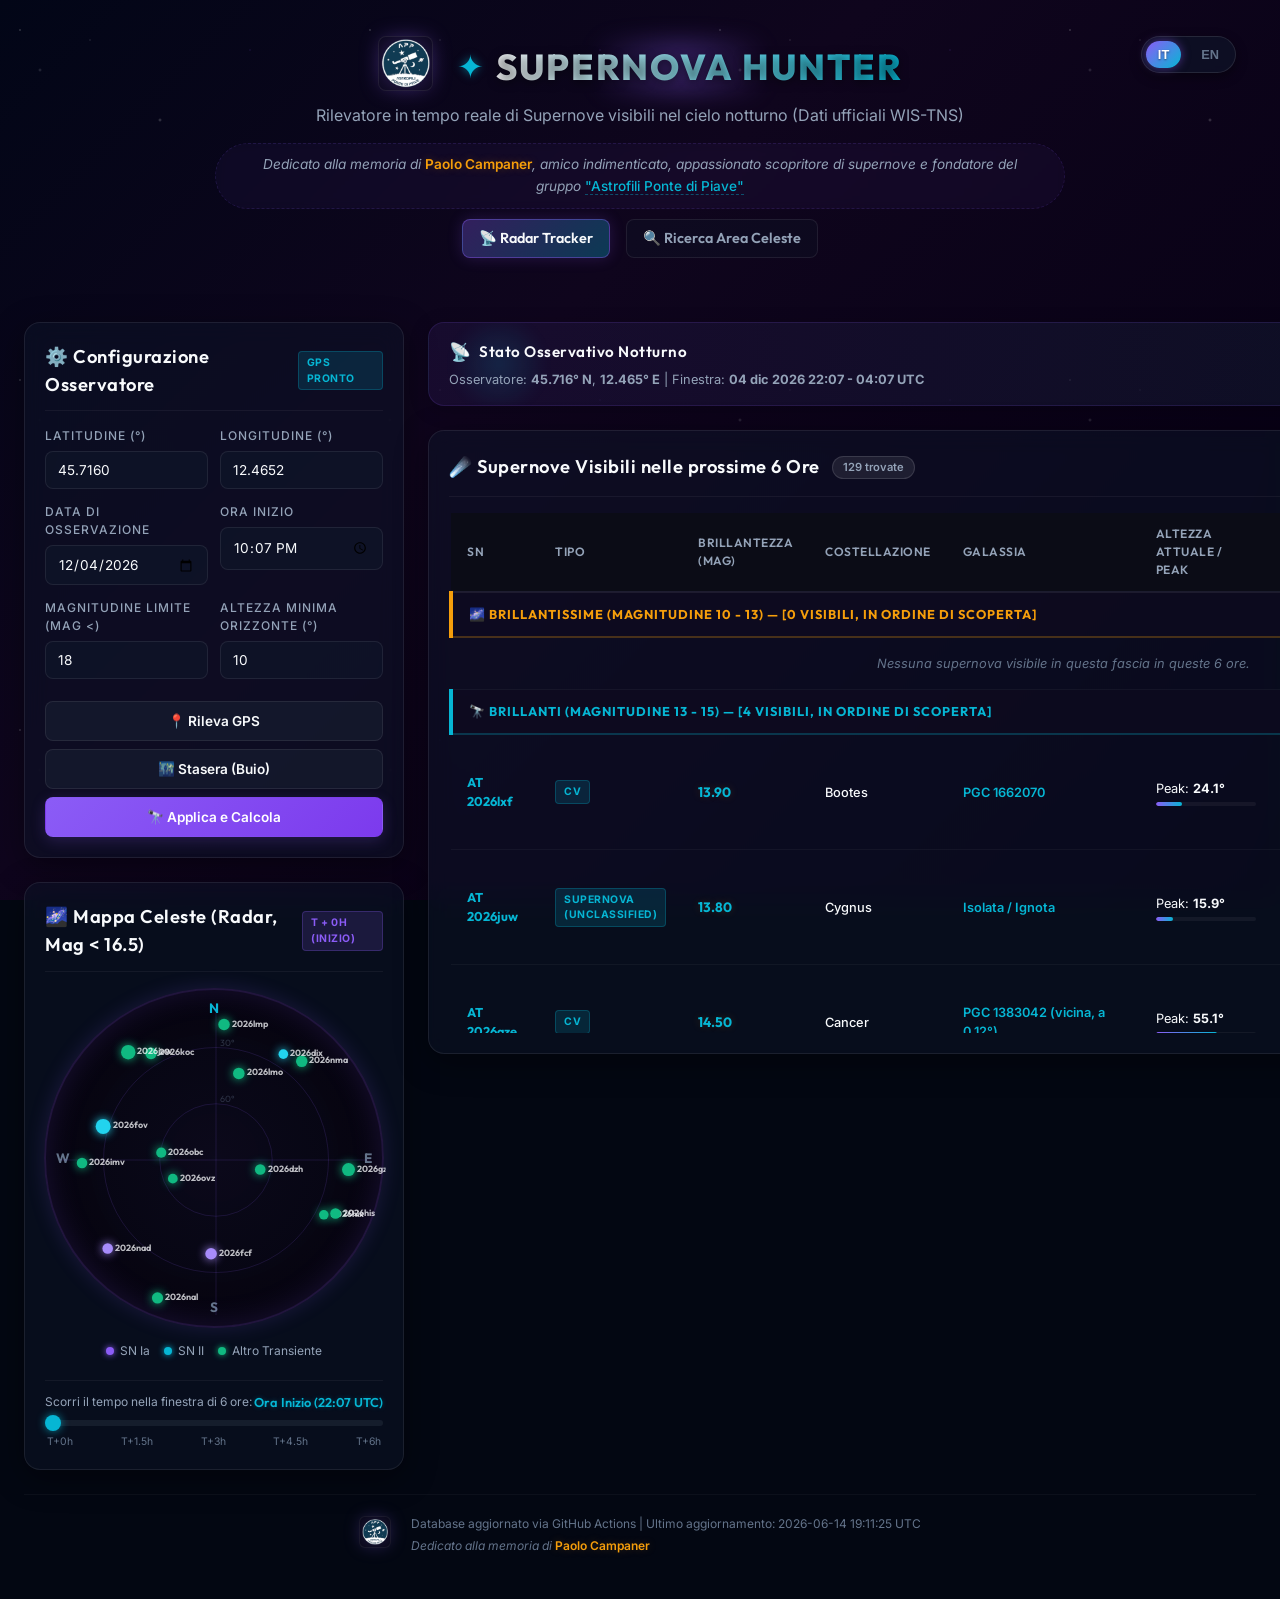
<file: index.html>
<!DOCTYPE html>
<html lang="it">
<head>
    <meta charset="UTF-8">
    <meta name="viewport" content="width=device-width, initial-scale=1.0">
    <title>Supernova Hunter - Real-time Sky Visibility Tracker</title>
    
    <!-- Google Fonts -->
    <link rel="preconnect" href="https://fonts.googleapis.com">
    <link rel="preconnect" href="https://fonts.gstatic.com" crossorigin>
    <link href="https://fonts.googleapis.com/css2?family=Inter:wght@300;400;500;600;700&family=Outfit:wght@300;400;500;600;700;800&display=swap" rel="stylesheet">
    
    <!-- Styling -->
    <link rel="stylesheet" href="style.css">
</head>
<body>
    <div class="cosmos-bg"></div>
    <div class="stars-overlay"></div>

    <div class="app-container">
        <!-- Header -->
        <header class="app-header">
            <div class="header-logo-container">
                <a href="https://www.astrofilipontedipiave.it" target="_blank" class="brand-logo-link">
                    <img src="LogoAstrofili.png" alt="Logo Astrofili Ponte di Piave" class="brand-logo-img">
                </a>
                <div class="header-logo">
                    <div class="logo-glow"></div>
                    <span class="logo-icon">✦</span>
                    <h1>SUPERNOVA HUNTER</h1>
                </div>
            </div>
            <p class="header-subtitle" data-i18n="header-subtitle-radar">Rilevatore in tempo reale di Supernove visibili nel cielo notturno (Dati ufficiali WIS-TNS)</p>
            <div class="header-dedication" data-i18n="header-dedication">
                Dedicato alla memoria di <strong class="dedication-highlight">Paolo Campaner</strong>, amico indimenticato, appassionato scopritore di supernove e fondatore del gruppo <a href="https://www.astrofilipontedipiave.it" target="_blank" class="dedication-link">"Astrofili Ponte di Piave"</a>
            </div>
            <!-- Navigation Menu -->
            <nav class="nav-menu">
                <a href="index.html" class="nav-item active" data-i18n="menu-radar">
                    <span>📡</span> Radar Tracker
                </a>
                <a href="search.html" class="nav-item" id="navToSearch" data-i18n="menu-search">
                    <span>🔍</span> Ricerca Area Celeste
                </a>
            </nav>
        </header>

        <!-- Main Layout Grid -->
        <main class="app-grid">
            
            <!-- Left Column: Controls & Celestial Radar -->
            <section class="grid-left">
                
                <!-- Configuration Palette (Pannello Configurazione) -->
                <div class="card glass-card config-panel" id="configPanel">
                    <div class="card-header">
                        <h2 data-i18n="config-title">⚙️ Configurazione Osservatore</h2>
                        <span class="badge badge-info" id="gpsStatus" data-i18n="gps-status-ready">GPS Pronto</span>
                    </div>
                    <form id="configForm" class="config-form">
                        <div class="form-row">
                            <div class="form-group">
                                <label for="lat" data-i18n="label-lat">Latitudine (°)</label>
                                <input type="number" id="lat" step="0.0001" min="-90" max="90" required placeholder="es. 45.464">
                            </div>
                            <div class="form-group">
                                <label for="lon" data-i18n="label-lon">Longitudine (°)</label>
                                <input type="number" id="lon" step="0.0001" min="-180" max="180" required placeholder="es. 9.189">
                            </div>
                        </div>
                        <div class="form-row">
                            <div class="form-group">
                                <label for="obsDate" data-i18n="label-date">Data di Osservazione</label>
                                <input type="date" id="obsDate" required>
                            </div>
                            <div class="form-group">
                                <label for="obsTime" data-i18n="label-time">Ora Inizio</label>
                                <input type="time" id="obsTime" required>
                            </div>
                        </div>
                        <div class="form-row">
                            <div class="form-group">
                                <label for="maxMag" data-i18n="label-mag">Magnitudine Limite (Mag <)</label>
                                <input type="number" id="maxMag" step="0.1" min="1" max="25" value="18" required>
                            </div>
                            <div class="form-group">
                                <label for="minAlt" data-i18n="label-alt">Altezza Minima Orizzonte (°)</label>
                                <input type="number" id="minAlt" step="1" min="0" max="90" value="10" required>
                            </div>
                        </div>
                        <div class="form-buttons">
                            <button type="button" id="btnGps" class="btn btn-secondary" data-i18n="btn-gps">
                                📍 Rileva GPS
                            </button>
                            <button type="button" id="btnTonight" class="btn btn-secondary" data-i18n="btn-tonight">
                                🌃 Stasera (Buio)
                            </button>
                            <button type="submit" id="btnApply" class="btn btn-primary" data-i18n="btn-apply">
                                🔭 Applica e Calcola
                            </button>
                        </div>
                    </form>
                </div>

                <!-- Celestial Sky Map (Radar Celeste) -->
                <div class="card glass-card radar-card">
                    <div class="card-header">
                        <h2 data-i18n="radar-title">🌌 Mappa Celeste (Radar, Mag &lt; 16.5)</h2>
                        <span class="badge badge-purple" id="radarTimeLabel">T + 0h (Inizio)</span>
                    </div>
                    <div class="radar-container">
                        <div class="radar-compass">
                            <span class="compass-label north">N</span>
                            <span class="compass-label east">E</span>
                            <span class="compass-label south">S</span>
                            <span class="compass-label west">W</span>
                            <canvas id="skyRadar" width="340" height="340"></canvas>
                        </div>
                        
                        <!-- Radar Legend -->
                        <div class="radar-legend">
                            <div class="legend-item"><span class="dot sn-type-ia"></span> SN Ia</div>
                            <div class="legend-item"><span class="dot sn-type-ii"></span> SN II</div>
                            <div class="legend-item"><span class="dot sn-type-other"></span> Altro Transiente</div>
                        </div>
                    </div>
                    
                    <!-- Time Scrubbing Slider -->
                    <div class="time-scrubber">
                        <div class="slider-header">
                            <label for="timeSlider" data-i18n="scrubber-label">Scorri il tempo nella finestra di 6 ore:</label>
                            <span id="sliderValue" class="slider-val">Ora Inizio (T + 0h)</span>
                        </div>
                        <input type="range" id="timeSlider" min="0" max="6" step="0.25" value="0">
                        <div class="slider-ticks">
                            <span>T+0h</span>
                            <span>T+1.5h</span>
                            <span>T+3h</span>
                            <span>T+4.5h</span>
                            <span>T+6h</span>
                        </div>
                    </div>
                </div>

            </section>
            
            <!-- Right Column: Results & Tables -->
            <section class="grid-right">
                
                <!-- Live Info Banner -->
                <div class="info-banner" id="infoBanner">
                    <div class="banner-glow"></div>
                    <div class="banner-content">
                        <div class="banner-title-group">
                            <span class="pulse-icon">📡</span>
                            <h3 data-i18n="banner-title">Stato Osservativo Notturno</h3>
                        </div>
                        <p id="obsSummaryText">Caricamento delle coordinate dell'osservatore in corso...</p>
                    </div>
                </div>

                <!-- Supernovae Results List -->
                <div class="card glass-card results-card">
                    <div class="card-header">
                        <div class="header-title-wrapper">
                            <h2 data-i18n="results-title">☄️ Supernove Visibili nelle prossime 6 Ore</h2>
                            <span class="count-badge" id="resultsCount">0 trovate</span>
                        </div>
                        <div class="search-box">
                            <input type="text" id="tableSearch" placeholder="Cerca per SN, costellazione, tipo..." data-i18n-placeholder="placeholder-table-search">
                        </div>
                    </div>
                    
                    <!-- Results Table Wrapper -->
                    <div class="table-wrapper">
                        <table class="supernovae-table" id="snTable">
                            <thead>
                                <tr>
                                    <th data-i18n="th-sn">SN</th>
                                    <th data-i18n="th-type">Tipo</th>
                                    <th data-i18n="th-mag">Brillantezza (Mag)</th>
                                    <th data-i18n="th-constellation">Costellazione</th>
                                    <th data-i18n="th-galaxy">Galassia</th>
                                    <th data-i18n="th-altitude">Altezza Attuale / Peak</th>
                                    <th data-i18n="th-direction">Direzione (Azimut)</th>
                                    <th data-i18n="th-phys-data">Dati Fisici (RA/Dec)</th>
                                    <th data-i18n="th-group">Scopritore</th>
                                    <th data-i18n="th-discovery">Scoperta</th>
                                </tr>
                            </thead>
                            <tbody id="snTableBody">
                                <!-- Dynamic Content -->
                                <tr>
                                    <td colspan="10" class="table-placeholder">
                                        <div class="loader"></div>
                                        <p data-i18n="placeholder-loading-catalog">Caricamento del catalogo in corso...</p>
                                    </td>
                                </tr>
                            </tbody>
                        </table>
                    </div>
                </div>

            </section>
            
        </main>
        
        <!-- Footer -->
        <footer class="app-footer-bar">
            <div class="footer-content">
                <a href="https://www.astrofilipontedipiave.it" target="_blank" class="footer-logo-link">
                    <img src="LogoAstrofili.png" alt="Logo Astrofili Ponte di Piave" class="footer-logo-img">
                </a>
                <div class="footer-text">
                    <p><span data-i18n="footer-updated">Database aggiornato via GitHub Actions | </span><span id="lastUpdateText">Ultimo aggiornamento: in caricamento...</span></p>
                    <p class="footer-dedication-text" data-i18n="footer-dedication">Dedicato alla memoria di <span class="dedication-highlight">Paolo Campaner</span></p>
                </div>
            </div>
        </footer>
    </div>

    <!-- Detailed Overlay Modal -->
    <div class="modal-overlay" id="detailModal">
        <div class="modal-content glass-card">
            <button class="modal-close" id="modalClose">×</button>
            <div class="modal-header">
                <h2 id="modalSnName">SN 2026xyz</h2>
                <span class="badge" id="modalSnType">SN Ia</span>
            </div>
            <div class="modal-body">
                <div class="modal-info-grid">
                    <div class="info-block">
                        <span class="label" data-i18n="th-constellation">Costellazione</span>
                        <span class="value" id="modalConstellation">Ursa Major</span>
                    </div>
                    <div class="info-block">
                        <span class="label" data-i18n="th-mag-search">Magnitudine Scoperta</span>
                        <span class="value" id="modalMag">16.5</span>
                    </div>
                    <div class="info-block">
                        <span class="label" data-i18n="modal-filter">Filtro Rilevazione</span>
                        <span class="value" id="modalFilter">Clear (g-ZTF)</span>
                    </div>
                    <div class="info-block">
                        <span class="label" data-i18n="modal-redshift">Redshift (z)</span>
                        <span class="value" id="modalRedshift">0.015</span>
                    </div>
                    <div class="info-block">
                        <span class="label" data-i18n="modal-ra">Ascensione Retta</span>
                        <span class="value" id="modalRa">12h 34m 56s (188.74°)</span>
                    </div>
                    <div class="info-block">
                        <span class="label" data-i18n="modal-dec">Declinazione</span>
                        <span class="value" id="modalDec">+16° 28' 14" (16.47°)</span>
                    </div>
                    <div class="info-block">
                        <span class="label" data-i18n="modal-group">Gruppo Scopritore</span>
                        <span class="value" id="modalGroup">ATLAS collaboration</span>
                    </div>
                    <div class="info-block">
                        <span class="label" data-i18n="modal-date">Data di Rilevazione</span>
                        <span class="value" id="modalDate">2026-05-18 09:31:51</span>
                    </div>
                </div>
                
                <!-- Visibility Timeline inside Modal -->
                <div class="modal-visibility-tracker">
                    <h3 data-i18n="modal-vis-window">📈 Finestra Visibilità (Prossime 6 Ore)</h3>
                    <div class="visibility-timeline" id="modalTimeline">
                        <!-- Populated by JS -->
                    </div>
                </div>
            </div>

            <div class="modal-footer">
                <a href="#" target="_blank" id="btnTnsLink" class="btn btn-primary" data-i18n="btn-tns">Apri scheda su WIS-TNS</a>
                <a href="#" target="_blank" id="btnAladinLink" class="btn btn-secondary" style="background: rgba(34, 211, 238, 0.2); border: 1px solid var(--neon-cyan); color: var(--neon-cyan); text-shadow: 0 0 5px var(--neon-cyan); font-weight: 600;">🌌 Aladin Lite</a>
                <button type="button" class="btn btn-secondary" id="btnModalClose" data-i18n="modal-btn-close">Chiudi</button>
            </div>
        </div>
    </div>

    <!-- Scripts -->
    <script src="i18n.js"></script>
    <script src="app.js"></script>
</body>
</html>
</file>
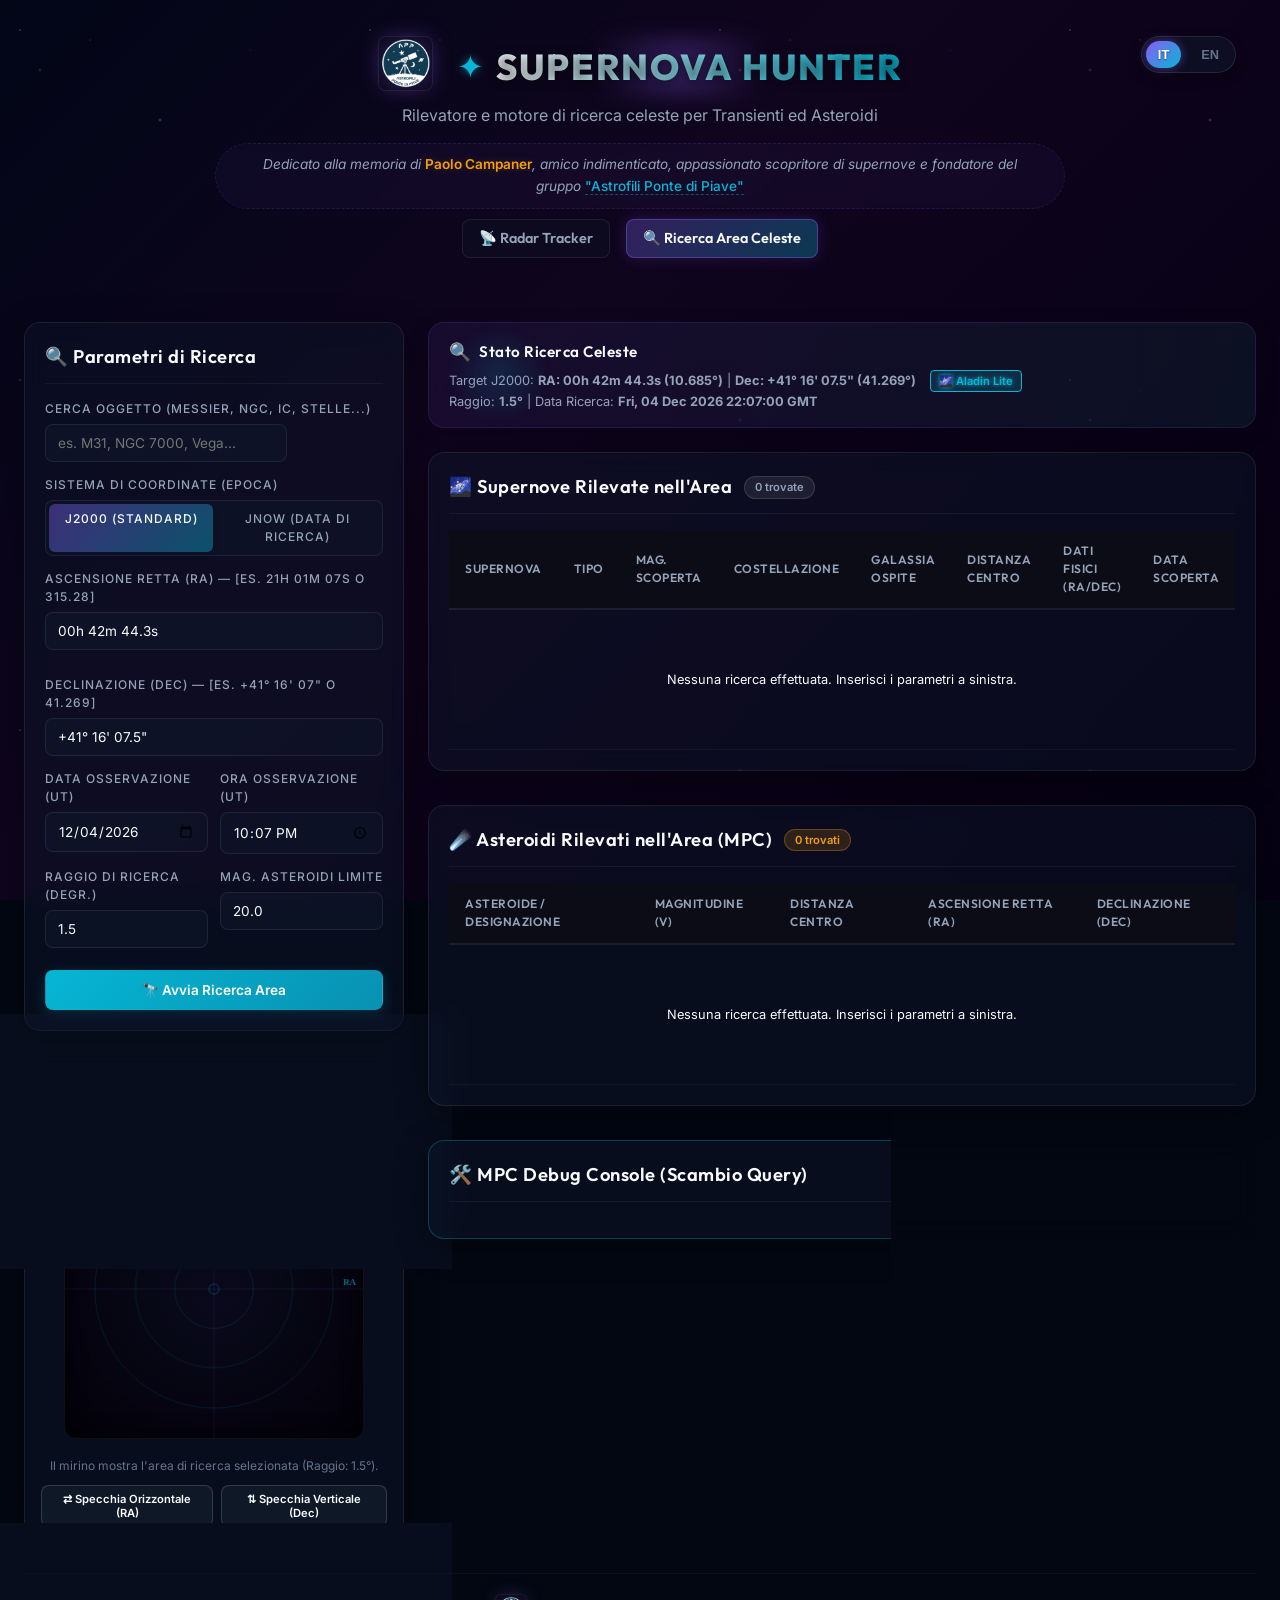
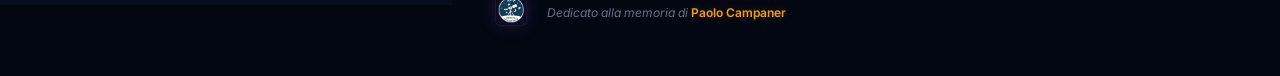
<file: search.html>
<!DOCTYPE html>
<html lang="it">
<head>
    <meta charset="UTF-8">
    <meta name="viewport" content="width=device-width, initial-scale=1.0">
    <title>Supernova & Asteroid Search - Celestial Area Lookup</title>
    
    <!-- Google Fonts -->
    <link rel="preconnect" href="https://fonts.googleapis.com">
    <link rel="preconnect" href="https://fonts.gstatic.com" crossorigin>
    <link href="https://fonts.googleapis.com/css2?family=Inter:wght@300;400;500;600;700&family=Outfit:wght@300;400;500;600;700;800&display=swap" rel="stylesheet">
    
    <!-- Styling -->
    <link rel="stylesheet" href="style.css">
</head>
<body>
    <div class="cosmos-bg"></div>
    <div class="stars-overlay"></div>

    <div class="app-container">
        <!-- Header -->
        <header class="app-header">
            <div class="header-logo-container">
                <a href="https://www.astrofilipontedipiave.it" target="_blank" class="brand-logo-link">
                    <img src="LogoAstrofili.png" alt="Logo Astrofili Ponte di Piave" class="brand-logo-img">
                </a>
                <div class="header-logo">
                    <div class="logo-glow"></div>
                    <span class="logo-icon">✦</span>
                    <h1>SUPERNOVA HUNTER</h1>
                </div>
            </div>
            <p class="header-subtitle" data-i18n="header-subtitle-search">Rilevatore e motore di ricerca celeste per Transienti ed Asteroidi</p>
            <div class="header-dedication" data-i18n="header-dedication">
                Dedicato alla memoria di <strong class="dedication-highlight">Paolo Campaner</strong>, amico indimenticato, appassionato scopritore di supernove e fondatore del gruppo <a href="https://www.astrofilipontedipiave.it" target="_blank" class="dedication-link">"Astrofili Ponte di Piave"</a>
            </div>
            
            <!-- Navigation Menu -->
            <nav class="nav-menu">
                <a href="index.html" class="nav-item" id="navToRadar" data-i18n="menu-radar">
                    <span>📡</span> Radar Tracker
                </a>
                <a href="search.html" class="nav-item active" data-i18n="menu-search">
                    <span>🔍</span> Ricerca Area Celeste
                </a>
            </nav>
        </header>

        <!-- Main Layout Grid -->
        <main class="app-grid">
            
            <!-- Left Column: Search Form & Target Visualizer -->
            <section class="grid-left">
                
                <!-- Target Configuration Card -->
                <div class="card glass-card">
                    <div class="card-header">
                        <h2 data-i18n="search-params-title">🔍 Parametri di Ricerca</h2>
                    </div>
                    
                    <form id="searchForm" class="config-form">
                        <!-- DSO Text Search -->
                        <div class="form-group">
                            <label for="dsoSearch" data-i18n="label-dso">Cerca Oggetto (Messier, NGC, IC, Stelle...)</label>
                            <div class="search-container">
                                <input type="text" id="dsoSearch" placeholder="es. M31, NGC 7000, Vega..." data-i18n-placeholder="placeholder-dso-search" autocomplete="off">
                                <div id="searchSuggestions" class="suggestions-list" style="display: none;"></div>
                            </div>
                        </div>
                        
                        <!-- Epoch Coordinate System Toggle -->
                        <div class="form-group">
                            <label data-i18n="label-epoch">Sistema di Coordinate (Epoca)</label>
                            <div class="radio-group-container">
                                <input type="radio" name="coordEpoch" id="epochJ2000" value="J2000" checked>
                                <label for="epochJ2000" class="radio-btn-label" data-i18n="label-epoch-j2000">J2000 (Standard)</label>
                                
                                <input type="radio" name="coordEpoch" id="epochJNow" value="JNow">
                                <label for="epochJNow" class="radio-btn-label" data-i18n="label-epoch-jnow">JNow (Data di Ricerca)</label>
                            </div>
                        </div>

                        <!-- RA and Dec Inputs -->
                        <div class="form-group">
                            <label for="inputRA" data-i18n="label-ra-search">Ascensione Retta (RA) — [es. 21h 01m 07s o 315.28]</label>
                            <input type="text" id="inputRA" required placeholder="es. 21h 01m 07s o 315.28">
                        </div>
                        <div class="form-group" style="margin-top: 12px;">
                            <label for="inputDec" data-i18n="label-dec-search">Declinazione (Dec) — [es. +41° 16' 07&quot; o 41.269]</label>
                            <input type="text" id="inputDec" required placeholder="es. +41° 16' 07&quot; o 41.269">
                        </div>

                        <!-- Date and Time of Observation (for Precession & MPC calculations) -->
                        <div class="form-row">
                            <div class="form-group">
                                <label for="searchDate" data-i18n="label-search-date">Data Osservazione (UT)</label>
                                <input type="date" id="searchDate" required>
                            </div>
                            <div class="form-group">
                                <label for="searchTime" data-i18n="label-search-time">Ora Osservazione (UT)</label>
                                <input type="time" id="searchTime" required>
                            </div>
                        </div>

                        <!-- Radius and Limiting Mag -->
                        <div class="form-row">
                            <div class="form-group">
                                <label for="searchRadius" data-i18n="label-search-radius">Raggio di Ricerca (degr.)</label>
                                <input type="number" id="searchRadius" step="0.1" min="0.1" max="5.0" value="1.5" required>
                            </div>
                            <div class="form-group">
                                <label for="limitMag" data-i18n="label-limit-mag">Mag. Asteroidi Limite</label>
                                <input type="number" id="limitMag" step="0.5" min="10" max="25" value="20.0" required>
                            </div>
                        </div>

                        <div class="form-buttons">
                            <button type="submit" class="btn btn-search" data-i18n="btn-search-area">
                                🔭 Avvia Ricerca Area
                            </button>
                        </div>
                    </form>
                </div>

                <!-- Coordinates Target Mini-Map Visualizer -->
                <div class="card glass-card coord-viz-card">
                    <div class="card-header" style="width: 100%;">
                        <h2 data-i18n="fov-title">🎯 Campo di Vista (FOV)</h2>
                    </div>
                    <div class="coord-canvas-container">
                        <canvas id="coordVisualizer" width="300" height="300"></canvas>
                    </div>
                    <div style="font-size: 0.75rem; color: var(--text-muted); text-align: center; margin-top: 8px;" data-i18n="fov-desc">
                        Il mirino mostra l'area di ricerca selezionata (Raggio: <span id="fovRadiusLabel">1.5</span>°).
                    </div>
                    <div class="mirror-controls" style="display: flex; justify-content: center; gap: 8px; margin-top: 10px; margin-bottom: 5px;">
                        <button type="button" id="btnFlipH" class="btn btn-secondary btn-sm" style="padding: 6px 12px; font-size: 0.7rem; border-color: rgba(255,255,255,0.15);" data-i18n="btn-flip-h">
                            ⇄ Specchia Orizzontale (RA)
                        </button>
                        <button type="button" id="btnFlipV" class="btn btn-secondary btn-sm" style="padding: 6px 12px; font-size: 0.7rem; border-color: rgba(255,255,255,0.15);" data-i18n="btn-flip-v">
                            ⇅ Specchia Verticale (Dec)
                        </button>
                    </div>
                </div>

            </section>
            
            <!-- Right Column: Results Sections -->
            <section class="grid-right">
                
                <!-- Live Search Summary Banner -->
                <div class="info-banner" id="searchInfoBanner">
                    <div class="banner-glow"></div>
                    <div class="banner-content">
                        <div class="banner-title-group">
                            <span class="pulse-icon">🔍</span>
                            <h3 data-i18n="search-status-title">Stato Ricerca Celeste</h3>
                        </div>
                        <p id="searchSummaryText" data-i18n="search-status-default">Inserisci le coordinate o cerca un oggetto celeste per iniziare.</p>
                    </div>
                </div>

                <!-- Supernovae Results Table Card -->
                <div class="card glass-card results-card">
                    <div class="card-header">
                        <div class="header-title-wrapper">
                            <h2 data-i18n="sn-area-title">🌌 Supernove Rilevate nell'Area</h2>
                            <span class="count-badge" id="snCountBadge">0 trovate</span>
                        </div>
                    </div>
                    
                    <div class="table-wrapper">
                        <table class="supernovae-table">
                            <thead>
                                <tr>
                                    <th data-i18n="th-sn-search">Supernova</th>
                                    <th data-i18n="th-type-search">Tipo</th>
                                    <th data-i18n="th-mag-search">Mag. Scoperta</th>
                                    <th data-i18n="th-constellation-search">Costellazione</th>
                                    <th data-i18n="th-galaxy-search">Galassia Ospite</th>
                                    <th data-i18n="th-dist-search">Distanza Centro</th>
                                    <th data-i18n="th-phys-search">Dati Fisici (RA/Dec)</th>
                                    <th data-i18n="th-date-search">Data Scoperta</th>
                                </tr>
                            </thead>
                            <tbody id="snResultsBody">
                                <tr>
                                    <td colspan="8" class="table-placeholder" data-i18n="placeholder-no-search">
                                        Nessuna ricerca effettuata. Inserisci i parametri a sinistra.
                                    </td>
                                </tr>
                            </tbody>
                        </table>
                    </div>
                </div>

                <!-- Minor Planets / Asteroids Results Table Card -->
                <div class="card glass-card results-card" style="margin-top: 10px;">
                    <div class="card-header">
                        <div class="header-title-wrapper">
                            <h2 data-i18n="ast-area-title">☄️ Asteroidi Rilevati nell'Area (MPC)</h2>
                            <span class="count-badge badge-asteroid" id="asteroidCountBadge">0 trovati</span>
                        </div>
                    </div>
                    
                    <div class="table-wrapper">
                        <table class="supernovae-table">
                            <thead>
                                <tr>
                                    <th data-i18n="th-ast-name">Asteroide / Designazione</th>
                                    <th data-i18n="th-ast-mag">Magnitudine (V)</th>
                                    <th data-i18n="th-ast-dist">Distanza Centro</th>
                                    <th data-i18n="th-ast-ra">Ascensione Retta (RA)</th>
                                    <th data-i18n="th-ast-dec">Declinazione (Dec)</th>
                                </tr>
                            </thead>
                            <tbody id="asteroidResultsBody">
                                <tr>
                                    <td colspan="8" class="table-placeholder" data-i18n="placeholder-no-search">
                                        Nessuna ricerca effettuata. Inserisci i parametri a sinistra.
                                    </td>
                                </tr>
                            </tbody>
                        </table>
                    </div>
                </div>

                <!-- Fallback Form for MPC Redirect -->
                <div id="mpcFallbackContainer" class="card glass-card" style="display: none; border-color: rgba(245, 158, 11, 0.3);">
                    <div style="display: flex; gap: 12px; align-items: flex-start;">
                        <span style="font-size: 1.5rem;">⚠️</span>
                        <div>
                            <h4 style="color: var(--neon-gold); font-family: var(--font-display); margin-bottom: 4px;" data-i18n="fallback-title">Problema con l'interrogazione diretta dell'MPC</h4>
                            <p style="font-size: 0.8rem; color: var(--text-secondary); margin-bottom: 12px;" data-i18n="fallback-desc">
                                La richiesta diretta ai server del Minor Planet Center è stata bloccata (CORS o timeout). Puoi comunque produrre la lista ufficiale compilando la richiesta ufficiale in una nuova finestra.
                            </p>
                            
                            <!-- Hidden form to submit to MPC -->
                            <form action="https://minorplanetcenter.net/cgi-bin/mpcheck.cgi" method="POST" target="_blank" id="mpcRedirectForm">
                                <input type="hidden" name="year" id="fallbackYear">
                                <input type="hidden" name="month" id="fallbackMonth">
                                <input type="hidden" name="day" id="fallbackDay">
                                <input type="hidden" name="which" value="pos">
                                <input type="hidden" name="ra" id="fallbackRA">
                                <input type="hidden" name="decl" id="fallbackDec">
                                <input type="hidden" name="radius" id="fallbackRadius">
                                <input type="hidden" name="limit" id="fallbackLimit">
                                <input type="hidden" name="oc" value="500">
                                <input type="hidden" name="sort" value="d">
                                <input type="hidden" name="mot" value="h">
                                <input type="hidden" name="tmot" value="s">
                                <input type="hidden" name="pdes" value="u">
                                <input type="hidden" name="needed" value="f">
                                <input type="hidden" name="type" value="p">
                                
                                <button type="submit" class="btn btn-secondary" style="border-color: var(--neon-gold); color: var(--neon-gold); background: rgba(245, 158, 11, 0.1);" data-i18n="btn-fallback">
                                    🔗 Apri Ricerca su Minor Planet Center (Nuova Scheda)
                                </button>
                            </form>
                        </div>
                    </div>
                </div>
                
                <!-- MPC Debug Console -->
                <div class="card glass-card" id="mpcDebugConsole" style="margin-top: 10px; border-color: rgba(6, 182, 212, 0.3);">
                    <div class="card-header" style="cursor: pointer; display: flex; justify-content: space-between; align-items: center;" onclick="document.getElementById('mpcDebugContent').classList.toggle('collapsed')">
                        <h2 data-i18n="debug-title">🛠️ MPC Debug Console (Scambio Query)</h2>
                        <span class="badge badge-info" style="cursor: pointer;" data-i18n="debug-toggle">Espandi/Riduci</span>
                    </div>
                    <div id="mpcDebugContent" class="debug-content collapsed" style="padding: 12px; display: flex; flex-direction: column; gap: 10px;">
                        <div>
                            <strong style="color: var(--neon-cyan); font-size: 0.8rem;" data-i18n="debug-url-label">URL Richiesta (tramite Proxy):</strong>
                            <input type="text" id="debugMpcUrl" readonly style="width: 100%; background: rgba(0,0,0,0.5); border: 1px solid rgba(255,255,255,0.1); color: #fff; padding: 6px; border-radius: 4px; font-family: monospace; font-size: 0.75rem; margin-top: 4px;">
                        </div>
                        <div>
                            <strong style="color: var(--neon-gold); font-size: 0.8rem;" data-i18n="debug-response-label">Risposta HTML Ricevuta:</strong>
                            <textarea id="debugMpcResponse" readonly rows="12" style="width: 100%; background: rgba(0,0,0,0.5); border: 1px solid rgba(255,255,255,0.1); color: #fff; padding: 6px; border-radius: 4px; font-family: monospace; font-size: 0.75rem; margin-top: 4px; resize: vertical;"></textarea>
                        </div>
                    </div>
                </div>
            </section>
            
        </main>
        
        <!-- Footer -->
        <footer class="app-footer-bar">
            <div class="footer-content">
                <a href="https://www.astrofilipontedipiave.it" target="_blank" class="footer-logo-link">
                    <img src="LogoAstrofili.png" alt="Logo Astrofili Ponte di Piave" class="footer-logo-img">
                </a>
                <div class="footer-text">
                    <p class="footer-dedication-text" data-i18n="footer-dedication">Dedicato alla memoria di <span class="dedication-highlight">Paolo Campaner</span></p>
                </div>
            </div>
        </footer>
    </div>

    <!-- Detailed Overlay Modal -->
    <div class="modal-overlay" id="detailModal">
        <div class="modal-content glass-card">
            <button class="modal-close" id="modalClose">×</button>
            <div class="modal-header">
                <h2 id="modalSnName">SN 2026xyz</h2>
                <span class="badge" id="modalSnType">SN Ia</span>
            </div>
            <div class="modal-body">
                <div class="modal-info-grid">
                    <div class="info-block">
                        <span class="label" data-i18n="th-constellation">Costellazione</span>
                        <span class="value" id="modalConstellation">Ursa Major</span>
                    </div>
                    <div class="info-block">
                        <span class="label" data-i18n="th-mag-search">Magnitudine Scoperta</span>
                        <span class="value" id="modalMag">16.5</span>
                    </div>
                    <div class="info-block">
                        <span class="label" data-i18n="modal-filter">Filtro Rilevazione</span>
                        <span class="value" id="modalFilter">Clear (g-ZTF)</span>
                    </div>
                    <div class="info-block">
                        <span class="label" data-i18n="modal-redshift">Redshift (z)</span>
                        <span class="value" id="modalRedshift">0.015</span>
                    </div>
                    <div class="info-block">
                        <span class="label" data-i18n="modal-ra">Ascensione Retta</span>
                        <span class="value" id="modalRa">12h 34m 56s (188.74°)</span>
                    </div>
                    <div class="info-block">
                        <span class="label" data-i18n="modal-dec">Declinazione</span>
                        <span class="value" id="modalDec">+16° 28' 14" (16.47°)</span>
                    </div>
                    <div class="info-block">
                        <span class="label" data-i18n="modal-group">Gruppo Scopritore</span>
                        <span class="value" id="modalGroup">ATLAS collaboration</span>
                    </div>
                    <div class="info-block">
                        <span class="label" data-i18n="modal-date">Data di Rilevazione</span>
                        <span class="value" id="modalDate">2026-05-18 09:31:51</span>
                    </div>
                </div>
                
                <!-- Visibility Timeline inside Modal (hidden dynamically on search) -->
                <div class="modal-visibility-tracker" style="display: none;">
                    <h3 data-i18n="modal-vis-window">📈 Finestra Visibilità (Prossime 6 Ore)</h3>
                    <div class="visibility-timeline" id="modalTimeline">
                        <!-- Populated by JS -->
                    </div>
                </div>
            </div>

            <div class="modal-footer">
                <a href="#" target="_blank" id="btnTnsLink" class="btn btn-primary" data-i18n="btn-tns">Apri scheda su WIS-TNS</a>
                <a href="#" target="_blank" id="btnAladinLink" class="btn btn-secondary" style="background: rgba(34, 211, 238, 0.2); border: 1px solid var(--neon-cyan); color: var(--neon-cyan); text-shadow: 0 0 5px var(--neon-cyan); font-weight: 600;">🌌 Aladin Lite</a>
                <button type="button" class="btn btn-secondary" id="btnModalClose" data-i18n="modal-btn-close">Chiudi</button>
            </div>
        </div>
    </div>

    <!-- Scripts -->
    <script src="i18n.js"></script>
    <script src="search.js"></script>
</body>
</html>
</file>
<file: style.css>
/* ==========================================================================
   SUPERNOVA HUNTER - PREMIUM COSMIC DESIGN SYSTEM
   ========================================================================== */

/* Design Tokens & Theme Variables */
:root {
    --bg-dark: #030712;
    --bg-deep: #090314;
    --glass-bg: rgba(15, 23, 42, 0.45);
    --glass-bg-hover: rgba(30, 41, 59, 0.55);
    --glass-border: rgba(255, 255, 255, 0.08);
    --glass-border-focus: rgba(139, 92, 246, 0.4);
    
    /* Neon Colors */
    --neon-cyan: #06b6d4;
    --neon-purple: #8b5cf6;
    --neon-pink: #ec4899;
    --neon-gold: #f59e0b;
    --neon-green: #10b981;
    --neon-red: #ef4444;
    
    /* Text Colors */
    --text-primary: #f8fafc;
    --text-secondary: #94a3b8;
    --text-muted: #64748b;
    
    /* Layout & Utilities */
    --font-display: 'Outfit', 'Inter', -apple-system, BlinkMacSystemFont, sans-serif;
    --font-sans: 'Inter', -apple-system, BlinkMacSystemFont, sans-serif;
    --border-radius: 16px;
    --transition: all 0.25s cubic-bezier(0.4, 0, 0.2, 1);
    --shadow-glow: 0 0 20px rgba(139, 92, 246, 0.15);
}

/* Reset & Base Styles */
* {
    margin: 0;
    padding: 0;
    box-sizing: border-box;
}

body {
    background-color: var(--bg-dark);
    color: var(--text-primary);
    font-family: var(--font-sans);
    line-height: 1.5;
    overflow-x: hidden;
}

/* Dynamic Cosmic Backgrounds */
.cosmos-bg {
    position: fixed;
    top: 0;
    left: 0;
    width: 100vw;
    height: 100vh;
    background: linear-gradient(135deg, #020617 0%, #0f051d 40%, #050012 100%);
    z-index: -2;
}

.stars-overlay {
    position: fixed;
    top: 0;
    left: 0;
    width: 100vw;
    height: 100vh;
    background-image: 
        radial-gradient(1.5px 1.5px at 20px 30px, #ffffff, rgba(0,0,0,0)),
        radial-gradient(2px 2px at 40px 70px, rgba(255,255,255,0.7), rgba(0,0,0,0)),
        radial-gradient(1px 1px at 90px 40px, rgba(255,255,255,0.9), rgba(0,0,0,0)),
        radial-gradient(2px 2px at 160px 120px, #ffffff, rgba(0,0,0,0)),
        radial-gradient(1.5px 1.5px at 250px 50px, rgba(139,92,246,0.6), rgba(0,0,0,0));
    background-repeat: repeat;
    background-size: 350px 350px;
    opacity: 0.25;
    z-index: -1;
    animation: slow-pan 120s linear infinite;
}

@keyframes slow-pan {
    from { background-position: 0 0; }
    to { background-position: 350px 700px; }
}

/* Scrollbar styling */
::-webkit-scrollbar {
    width: 8px;
    height: 8px;
}
::-webkit-scrollbar-track {
    background: rgba(15, 23, 42, 0.15);
}
::-webkit-scrollbar-thumb {
    background: rgba(255, 255, 255, 0.1);
    border-radius: 4px;
}
::-webkit-scrollbar-thumb:hover {
    background: rgba(255, 255, 255, 0.2);
}

/* App Container */
.app-container {
    display: flex;
    flex-direction: column;
    min-height: 100vh;
    padding: 24px;
    max-width: 1600px;
    margin: 0 auto;
    gap: 24px;
}

/* Header Styles */
.app-header {
    text-align: center;
    padding: 12px 0;
    margin-bottom: 8px;
    position: relative;
}

.header-logo-container {
    display: flex;
    align-items: center;
    justify-content: center;
    gap: 24px;
    flex-wrap: wrap;
}

.brand-logo-link {
    display: inline-block;
    filter: drop-shadow(0 0 10px rgba(139, 92, 246, 0.4));
    transition: transform 0.3s ease, filter 0.3s ease;
}

.brand-logo-link:hover {
    transform: scale(1.06);
    filter: drop-shadow(0 0 15px rgba(6, 182, 212, 0.7));
}

.brand-logo-img {
    height: 55px;
    border-radius: 8px;
    border: 1px solid rgba(255, 255, 255, 0.08);
    background: rgba(12, 8, 24, 0.4);
    padding: 2px;
}

.header-logo {
    position: relative;
    display: inline-flex;
    align-items: center;
    justify-content: center;
    gap: 12px;
}

.logo-glow {
    position: absolute;
    width: 250px;
    height: 60px;
    background: radial-gradient(circle, rgba(139,92,246,0.3) 0%, rgba(0,0,0,0) 70%);
    filter: blur(10px);
    z-index: -1;
}

.logo-icon {
    font-size: 2rem;
    color: var(--neon-cyan);
    text-shadow: 0 0 10px rgba(6,182,212,0.6);
    animation: pulse-glow 3s infinite ease-in-out;
}

.app-header h1 {
    font-family: var(--font-display);
    font-weight: 800;
    font-size: 2.25rem;
    letter-spacing: 2px;
    background: linear-gradient(to right, var(--text-primary), var(--neon-cyan));
    -webkit-background-clip: text;
    -webkit-text-fill-color: transparent;
    text-shadow: 0 2px 10px rgba(0,0,0,0.5);
}

.header-subtitle {
    color: var(--text-secondary);
    font-size: 1rem;
    margin-top: 6px;
    font-weight: 400;
}

/* Grid Layout */
.app-grid {
    display: grid;
    grid-template-columns: 380px 1fr;
    gap: 24px;
    align-items: start;
}

@media (max-width: 1100px) {
    .app-grid {
        grid-template-columns: 1fr;
    }
}

.grid-left, .grid-right {
    display: flex;
    flex-direction: column;
    gap: 24px;
}

/* Cards (Glassmorphism design) */
.card {
    background: var(--glass-bg);
    border: 1px solid var(--glass-border);
    border-radius: var(--border-radius);
    padding: 20px;
    box-shadow: 0 8px 32px 0 rgba(0, 0, 0, 0.4);
    backdrop-filter: blur(12px);
    -webkit-backdrop-filter: blur(12px);
    transition: var(--transition);
}

.card:hover {
    border-color: rgba(255, 255, 255, 0.12);
}

.card-header {
    display: flex;
    justify-content: space-between;
    align-items: center;
    margin-bottom: 16px;
    padding-bottom: 12px;
    border-bottom: 1px solid rgba(255, 255, 255, 0.05);
}

.card-header h2 {
    font-family: var(--font-display);
    font-size: 1.15rem;
    font-weight: 600;
    letter-spacing: 0.5px;
    color: var(--text-primary);
}

/* Configuration Panel Controls */
.config-form {
    display: flex;
    flex-direction: column;
    gap: 14px;
}

.form-row {
    display: grid;
    grid-template-columns: 1fr 1fr;
    gap: 12px;
}

.form-group {
    display: flex;
    flex-direction: column;
    gap: 6px;
}

.form-group label {
    font-size: 0.75rem;
    font-weight: 500;
    text-transform: uppercase;
    letter-spacing: 1px;
    color: var(--text-secondary);
}

.form-group input {
    background: rgba(15, 23, 42, 0.6);
    border: 1px solid var(--glass-border);
    border-radius: 8px;
    padding: 10px 12px;
    color: var(--text-primary);
    font-family: var(--font-sans);
    font-size: 0.85rem;
    transition: var(--transition);
}

.form-group input:focus {
    outline: none;
    border-color: var(--neon-purple);
    box-shadow: 0 0 10px rgba(139, 92, 246, 0.15);
}

.form-buttons {
    display: flex;
    flex-direction: column;
    gap: 8px;
    margin-top: 8px;
}

/* Custom Buttons */
.btn {
    display: inline-flex;
    align-items: center;
    justify-content: center;
    gap: 8px;
    padding: 11px 16px;
    font-family: var(--font-sans);
    font-size: 0.85rem;
    font-weight: 600;
    border-radius: 8px;
    cursor: pointer;
    transition: var(--transition);
    border: 1px solid transparent;
}

.btn-primary {
    background: linear-gradient(135deg, var(--neon-purple) 0%, #7c3aed 100%);
    color: white;
    box-shadow: 0 4px 15px rgba(139, 92, 246, 0.2);
}

.btn-primary:hover {
    transform: translateY(-1px);
    box-shadow: 0 6px 20px rgba(139, 92, 246, 0.35);
    background: linear-gradient(135deg, #9333ea 0%, #6d28d9 100%);
}

.btn-secondary {
    background: rgba(30, 41, 59, 0.4);
    border: 1px solid var(--glass-border);
    color: var(--text-primary);
}

.btn-secondary:hover {
    background: rgba(51, 65, 85, 0.5);
    border-color: rgba(255, 255, 255, 0.2);
}

/* Radar Celeste */
.radar-container {
    display: flex;
    flex-direction: column;
    align-items: center;
    justify-content: center;
    margin: 10px 0 20px 0;
}

.radar-compass {
    position: relative;
    width: 340px;
    height: 340px;
    background: radial-gradient(circle, rgba(13, 10, 28, 0.8) 0%, rgba(6, 4, 15, 0.95) 75%, #020108 100%);
    border: 2px solid rgba(139, 92, 246, 0.2);
    border-radius: 50%;
    box-shadow: inset 0 0 30px rgba(139, 92, 246, 0.15), var(--shadow-glow);
}

.compass-label {
    position: absolute;
    font-family: var(--font-display);
    font-size: 0.85rem;
    font-weight: 700;
    color: var(--text-muted);
}

.compass-label.north { top: 8px; left: 50%; transform: translateX(-50%); color: var(--neon-cyan); }
.compass-label.east  { right: 10px; top: 50%; transform: translateY(-50%); }
.compass-label.south { bottom: 8px; left: 50%; transform: translateX(-50%); }
.compass-label.west  { left: 10px; top: 50%; transform: translateY(-50%); }

#skyRadar {
    position: absolute;
    top: 0;
    left: 0;
    border-radius: 50%;
    pointer-events: auto;
}

.radar-legend {
    display: flex;
    justify-content: center;
    gap: 14px;
    margin-top: 14px;
    font-size: 0.75rem;
    color: var(--text-secondary);
}

.radar-legend .legend-item {
    display: flex;
    align-items: center;
    gap: 6px;
}

.radar-legend .dot {
    display: inline-block;
    width: 8px;
    height: 8px;
    border-radius: 50%;
}

.sn-type-ia { background-color: var(--neon-purple); box-shadow: 0 0 6px var(--neon-purple); }
.sn-type-ii { background-color: var(--neon-cyan); box-shadow: 0 0 6px var(--neon-cyan); }
.sn-type-other { background-color: var(--neon-green); box-shadow: 0 0 6px var(--neon-green); }

/* Time Slider Scrubber */
.time-scrubber {
    display: flex;
    flex-direction: column;
    gap: 8px;
    padding-top: 12px;
    border-top: 1px solid rgba(255, 255, 255, 0.05);
}

.slider-header {
    display: flex;
    justify-content: space-between;
    align-items: center;
}

.slider-header label {
    font-size: 0.75rem;
    color: var(--text-secondary);
}

.slider-val {
    font-family: var(--font-display);
    font-size: 0.8rem;
    font-weight: 600;
    color: var(--neon-cyan);
    text-shadow: 0 0 5px rgba(6, 182, 212, 0.3);
}

input[type="range"] {
    -webkit-appearance: none;
    width: 100%;
    height: 6px;
    border-radius: 3px;
    background: rgba(148, 163, 184, 0.1);
    outline: none;
}

input[type="range"]::-webkit-slider-thumb {
    -webkit-appearance: none;
    appearance: none;
    width: 16px;
    height: 16px;
    border-radius: 50%;
    background: var(--neon-cyan);
    cursor: pointer;
    box-shadow: 0 0 8px rgba(6, 182, 212, 0.7);
    transition: transform 0.1s;
}

input[type="range"]::-webkit-slider-thumb:hover {
    transform: scale(1.2);
}

.slider-ticks {
    display: flex;
    justify-content: space-between;
    font-size: 0.65rem;
    color: var(--text-muted);
    padding: 0 2px;
}

/* Info Banner */
.info-banner {
    position: relative;
    background: linear-gradient(90deg, rgba(30, 16, 58, 0.6) 0%, rgba(13, 27, 42, 0.6) 100%);
    border: 1px solid rgba(139, 92, 246, 0.15);
    border-radius: var(--border-radius);
    padding: 16px 20px;
    display: flex;
    align-items: center;
    box-shadow: 0 4px 20px rgba(0, 0, 0, 0.2);
    overflow: hidden;
}

.banner-glow {
    position: absolute;
    top: 50%;
    left: 20px;
    transform: translateY(-50%);
    width: 100px;
    height: 100px;
    background: radial-gradient(circle, rgba(6, 182, 212, 0.15) 0%, rgba(0, 0, 0, 0) 70%);
    filter: blur(5px);
    z-index: 1;
}

.banner-content {
    position: relative;
    z-index: 2;
    display: flex;
    flex-direction: column;
    gap: 4px;
}

.banner-title-group {
    display: flex;
    align-items: center;
    gap: 8px;
}

.pulse-icon {
    font-size: 1.1rem;
    animation: gentle-bounce 2s infinite ease-in-out;
}

.banner-content h3 {
    font-family: var(--font-display);
    font-size: 0.95rem;
    font-weight: 600;
    color: var(--text-primary);
    letter-spacing: 0.5px;
}

.banner-content p {
    font-size: 0.8rem;
    color: var(--text-secondary);
}

.banner-warning {
    border-color: rgba(239, 68, 68, 0.25);
    background: linear-gradient(90deg, rgba(69, 10, 10, 0.6) 0%, rgba(15, 23, 42, 0.6) 100%);
}

.banner-warning h3 {
    color: var(--neon-red);
}

@keyframes gentle-bounce {
    0%, 100% { transform: translateY(0); }
    50% { transform: translateY(-4px); }
}

/* Badges */
.badge {
    display: inline-flex;
    align-items: center;
    padding: 3px 8px;
    border-radius: 4px;
    font-size: 0.65rem;
    font-weight: 700;
    text-transform: uppercase;
    letter-spacing: 0.5px;
}

.badge-info { background: rgba(6, 182, 212, 0.15); border: 1px solid rgba(6, 182, 212, 0.25); color: var(--neon-cyan); }
.badge-purple { background: rgba(139, 92, 246, 0.15); border: 1px solid rgba(139, 92, 246, 0.25); color: var(--neon-purple); }
.badge-pink { background: rgba(236, 72, 153, 0.15); border: 1px solid rgba(236, 72, 153, 0.25); color: var(--neon-pink); }
.badge-gold { background: rgba(245, 158, 11, 0.15); border: 1px solid rgba(245, 158, 11, 0.25); color: var(--neon-gold); }
.badge-green { background: rgba(16, 185, 129, 0.15); border: 1px solid rgba(16, 185, 129, 0.25); color: var(--neon-green); }

/* Results Grid Header count badge */
.header-title-wrapper {
    display: flex;
    align-items: center;
    gap: 12px;
}

.count-badge {
    background: rgba(255, 255, 255, 0.08);
    border: 1px solid rgba(255, 255, 255, 0.12);
    border-radius: 99px;
    padding: 2px 10px;
    font-size: 0.7rem;
    font-weight: 600;
    color: var(--text-secondary);
}

.search-box input {
    background: rgba(15, 23, 42, 0.4);
    border: 1px solid var(--glass-border);
    border-radius: 8px;
    padding: 8px 12px;
    font-size: 0.8rem;
    color: var(--text-primary);
    width: 220px;
    transition: var(--transition);
}

.search-box input:focus {
    width: 260px;
    outline: none;
    border-color: var(--neon-cyan);
}

/* Supernovae Table */
.results-card {
    display: flex;
    flex-direction: column;
    max-height: 700px;
}

.table-wrapper {
    overflow-x: auto;
    overflow-y: auto;
    max-height: 520px;
}

.supernovae-table {
    width: 100%;
    border-collapse: collapse;
    font-size: 0.8rem;
    text-align: left;
}

.supernovae-table th {
    font-family: var(--font-display);
    font-weight: 600;
    font-size: 0.75rem;
    text-transform: uppercase;
    letter-spacing: 0.5px;
    color: var(--text-secondary);
    padding: 12px 16px;
    position: sticky;
    top: 0;
    background: #0b0c16; /* solid header so scrolling doesn't overlap text */
    border-bottom: 2px solid rgba(255, 255, 255, 0.07);
    z-index: 10;
}

.supernovae-table td {
    padding: 12px 16px;
    border-bottom: 1px solid rgba(255, 255, 255, 0.04);
    vertical-align: middle;
    color: var(--text-primary);
}

.supernovae-table tbody tr {
    transition: var(--transition);
    cursor: pointer;
}

.supernovae-table tbody tr:hover {
    background: var(--glass-bg-hover);
}

/* Custom SN cells */
.sn-name-cell {
    font-family: var(--font-display);
    font-weight: 700;
    color: var(--neon-cyan);
    display: flex;
    flex-direction: column;
    gap: 3px;
}

.sn-sub-type {
    font-family: var(--font-sans);
    font-size: 0.65rem;
    color: var(--text-muted);
}

.sn-mag-cell {
    font-family: var(--font-display);
    font-weight: 700;
    font-size: 0.85rem;
    text-shadow: 0 0 8px rgba(245, 158, 11, 0.2);
}

.sn-constellation-cell {
    font-weight: 500;
}

.sn-altitude-cell {
    display: flex;
    flex-direction: column;
    gap: 4px;
}

.alt-progress-bg {
    width: 100px;
    height: 4px;
    background: rgba(255, 255, 255, 0.05);
    border-radius: 2px;
    overflow: hidden;
}

.alt-progress-bar {
    height: 100%;
    border-radius: 2px;
    background: linear-gradient(90deg, var(--neon-purple), var(--neon-cyan));
}

.sn-dir-cell {
    font-family: var(--font-display);
    font-weight: 600;
    color: var(--text-secondary);
}

.table-placeholder {
    text-align: center;
    padding: 60px 0 !important;
    color: var(--text-secondary);
}

.table-placeholder p {
    margin-top: 12px;
}

/* Loading animations */
.loader {
    width: 28px;
    height: 28px;
    border: 2px solid rgba(139, 92, 246, 0.15);
    border-radius: 50%;
    border-top-color: var(--neon-purple);
    display: inline-block;
    animation: rotate 1s linear infinite;
}

@keyframes rotate {
    to { transform: rotate(360deg); }
}

/* Modal Overlay (Detailed information overlay) */
.modal-overlay {
    position: fixed;
    top: 0;
    left: 0;
    width: 100%;
    height: 100%;
    background: rgba(2, 4, 12, 0.7);
    backdrop-filter: blur(8px);
    z-index: 9999;
    display: flex;
    align-items: center;
    justify-content: center;
    opacity: 0;
    pointer-events: none;
    transition: opacity 0.3s ease;
}

.modal-overlay.active {
    opacity: 1;
    pointer-events: auto;
}

.modal-content {
    width: 90%;
    max-width: 600px;
    max-height: 90vh;
    display: flex;
    flex-direction: column;
    overflow: hidden;
    background: #0c0818;
    border: 1px solid rgba(139, 92, 246, 0.2);
    border-radius: var(--border-radius);
    padding: 24px;
    box-shadow: 0 10px 40px rgba(0, 0, 0, 0.6), var(--shadow-glow);
    position: relative;
    transform: translateY(20px);
    transition: transform 0.3s ease;
}

.modal-overlay.active .modal-content {
    transform: translateY(0);
}

.modal-body {
    overflow-y: auto;
    flex-grow: 1;
    padding-right: 8px;
    margin-right: -4px;
}

/* Custom scrollbar for modal-body */
.modal-body::-webkit-scrollbar {
    width: 6px;
}

.modal-body::-webkit-scrollbar-track {
    background: rgba(255, 255, 255, 0.02);
    border-radius: 3px;
}

.modal-body::-webkit-scrollbar-thumb {
    background: rgba(139, 92, 246, 0.3);
    border-radius: 3px;
}

.modal-body::-webkit-scrollbar-thumb:hover {
    background: rgba(139, 92, 246, 0.6);
}

.modal-close {
    position: absolute;
    top: 16px;
    right: 18px;
    background: none;
    border: none;
    color: var(--text-muted);
    font-size: 1.75rem;
    cursor: pointer;
    transition: var(--transition);
}

.modal-close:hover {
    color: var(--neon-pink);
}

.modal-header {
    display: flex;
    align-items: center;
    gap: 12px;
    margin-bottom: 20px;
    padding-bottom: 12px;
    border-bottom: 1px solid rgba(255, 255, 255, 0.05);
}

.modal-header h2 {
    font-family: var(--font-display);
    font-size: 1.45rem;
    font-weight: 700;
    color: var(--neon-cyan);
}

.modal-info-grid {
    display: grid;
    grid-template-columns: 1fr 1fr;
    gap: 14px;
    margin-bottom: 24px;
}

.info-block {
    display: flex;
    flex-direction: column;
    gap: 4px;
}

.info-block .label {
    font-size: 0.65rem;
    font-weight: 600;
    text-transform: uppercase;
    letter-spacing: 0.5px;
    color: var(--text-muted);
}

.info-block .value {
    font-size: 0.85rem;
    color: var(--text-primary);
    font-weight: 500;
}

/* Timeline of visibility inside Modal */
.modal-visibility-tracker {
    background: rgba(2, 4, 12, 0.5);
    border: 1px solid rgba(255, 255, 255, 0.04);
    border-radius: 8px;
    padding: 14px;
    margin-bottom: 20px;
}

.modal-visibility-tracker h3 {
    font-family: var(--font-display);
    font-size: 0.85rem;
    font-weight: 600;
    margin-bottom: 12px;
    color: var(--text-secondary);
}

.visibility-timeline {
    display: flex;
    flex-direction: column;
    gap: 8px;
}

.timeline-row {
    display: grid;
    grid-template-columns: 80px 1fr 100px;
    align-items: center;
    font-size: 0.75rem;
}

.timeline-time {
    font-family: var(--font-display);
    font-weight: 600;
    color: var(--neon-cyan);
}

.timeline-bar-wrapper {
    background: rgba(255, 255, 255, 0.03);
    height: 8px;
    border-radius: 4px;
    position: relative;
}

.timeline-bar-visible {
    background: linear-gradient(90deg, var(--neon-purple), var(--neon-cyan));
    height: 100%;
    border-radius: 4px;
}

.timeline-status {
    text-align: right;
    font-weight: 600;
}

.modal-footer {
    display: flex;
    justify-content: flex-end;
    flex-wrap: wrap;
    gap: 10px;
    padding-top: 14px;
    border-top: 1px solid rgba(255, 255, 255, 0.05);
    flex-shrink: 0;
}

/* Footer Bar */
.app-footer-bar {
    padding: 20px 0;
    border-top: 1px solid rgba(255, 255, 255, 0.04);
}

.footer-content {
    display: flex;
    align-items: center;
    justify-content: center;
    gap: 20px;
    flex-wrap: wrap;
}

.footer-logo-link {
    display: inline-block;
    filter: drop-shadow(0 0 8px rgba(139, 92, 246, 0.3));
    transition: transform 0.3s ease, filter 0.3s ease;
}

.footer-logo-link:hover {
    transform: scale(1.05);
    filter: drop-shadow(0 0 12px rgba(6, 182, 212, 0.6));
}

.footer-logo-img {
    height: 32px;
    border-radius: 6px;
    border: 1px solid rgba(255, 255, 255, 0.06);
    background: rgba(12, 8, 24, 0.4);
    padding: 2px;
}

.footer-text {
    display: flex;
    flex-direction: column;
    align-items: flex-start;
    gap: 4px;
    text-align: left;
}

.app-footer-bar p {
    font-weight: 400;
    font-size: 0.75rem;
    color: var(--text-muted);
    margin: 0;
}

.app-footer-bar p strong {
    color: var(--text-secondary);
}

.footer-dedication-text {
    font-style: italic;
}

/* Animations */
@keyframes pulse-glow {
    0%, 100% { opacity: 0.8; transform: scale(1); }
    50% { opacity: 1; transform: scale(1.15); }
}

/* Table Group Separators */
.table-group-header {
    background: rgba(15, 10, 30, 0.6) !important;
    cursor: default !important;
}

.table-group-header:hover {
    background: rgba(15, 10, 30, 0.6) !important;
}

.table-group-header td {
    font-family: var(--font-display);
    font-weight: 700;
    font-size: 0.8rem;
    letter-spacing: 1px;
    text-transform: uppercase;
    padding: 12px 16px !important;
    border-bottom: 2px solid rgba(255, 255, 255, 0.08) !important;
}

.group-brightest-header {
    border-left: 4px solid var(--neon-gold);
}
.group-brightest-header td {
    color: var(--neon-gold) !important;
    border-bottom-color: rgba(245, 158, 11, 0.25) !important;
}

.group-bright-header {
    border-left: 4px solid var(--neon-cyan);
}
.group-bright-header td {
    color: var(--neon-cyan) !important;
    border-bottom-color: rgba(6, 182, 212, 0.25) !important;
}

.group-observable-header {
    border-left: 4px solid var(--neon-purple);
}
.group-observable-header td {
    color: var(--neon-purple) !important;
    border-bottom-color: rgba(139, 92, 246, 0.25) !important;
}

/* Dedica Speciale a Paolo Campaner */
.header-dedication {
    margin-top: 16px;
    padding: 10px 24px;
    display: inline-block;
    font-size: 0.85rem;
    font-style: italic;
    color: var(--text-secondary);
    background: rgba(139, 92, 246, 0.05);
    border: 1px dashed rgba(139, 92, 246, 0.15);
    border-radius: 99px;
    backdrop-filter: blur(4px);
    -webkit-backdrop-filter: blur(4px);
    max-width: 850px;
    line-height: 1.6;
    animation: fade-in-glow 1.5s ease-out;
}

.dedication-highlight {
    color: var(--neon-gold);
    font-weight: 600;
    text-shadow: 0 0 8px rgba(245, 158, 11, 0.25);
    font-style: normal;
}

.dedication-link {
    color: var(--neon-cyan);
    text-decoration: none;
    font-weight: 500;
    border-bottom: 1px dashed rgba(6, 182, 212, 0.4);
    transition: var(--transition);
    font-style: normal;
}

.dedication-link:hover {
    color: #22d3ee;
    text-shadow: 0 0 8px rgba(6, 182, 212, 0.5);
    border-bottom-color: var(--neon-cyan);
}

@keyframes fade-in-glow {
    from {
        opacity: 0;
        transform: translateY(5px);
    }
    to {
        opacity: 1;
        transform: translateY(0);
    }
}

/* ==========================================================================
   MOBILE RESPONSIVE OVERRIDES (SCREENS < 768px)
   ========================================================================== */
@media (max-width: 767px) {
    /* 1. App Padding */
    .app-container {
        padding: 12px;
        gap: 16px;
    }
    
    .footer-content {
        flex-direction: column;
        gap: 12px;
        text-align: center;
    }
    
    .footer-text {
        align-items: center;
        text-align: center;
    }
    
    .app-header h1 {
        font-size: 1.8rem;
    }
    
    .header-dedication {
        padding: 8px 16px;
        font-size: 0.75rem;
        border-radius: 16px;
    }

    /* 2. Collapsible Observer Panel */
    .config-panel .card-header {
        cursor: pointer;
        user-select: none;
    }
    
    .config-panel .card-header h2 {
        display: flex;
        align-items: center;
        gap: 6px;
    }
    
    .config-panel .card-header h2::after {
        content: " ▲";
        font-size: 0.75rem;
        color: var(--neon-cyan);
        transition: transform 0.25s ease;
        display: inline-block;
        margin-left: auto;
    }
    
    .config-panel .card-header.form-collapsed h2::after {
        content: " ▼";
        color: var(--text-muted);
    }
    
    .config-panel .config-form {
        transition: max-height 0.3s ease-out, opacity 0.2s ease-out;
        max-height: 500px;
        opacity: 1;
        overflow: hidden;
    }
    
    .config-panel .config-form.collapsed {
        max-height: 0;
        opacity: 0;
        pointer-events: none;
        margin: 0;
        padding: 0;
    }

    /* 3. Responsive Table-to-Card Grid Layout */
    .table-wrapper {
        max-height: none;
        overflow-x: hidden;
    }
    
    .supernovae-table {
        display: block;
        border: none;
    }
    
    .supernovae-table thead {
        display: none; /* Hide standard column headers */
    }
    
    .supernovae-table tbody {
        display: block;
        width: 100%;
    }
    
    /* Style each supernova row as a standalone card */
    .supernovae-table tbody tr {
        display: grid;
        grid-template-columns: 1.5fr 1fr 1fr;
        grid-gap: 8px 10px;
        padding: 14px 16px;
        margin-bottom: 12px;
        background: rgba(15, 23, 42, 0.35);
        border: 1px solid var(--glass-border);
        border-radius: 12px;
        align-items: center;
        cursor: pointer;
        -webkit-tap-highlight-color: transparent;
        position: relative;
    }
    
    .supernovae-table tbody tr:hover {
        background: var(--glass-bg-hover);
        border-color: rgba(139, 92, 246, 0.3);
        box-shadow: 0 0 12px rgba(139, 92, 246, 0.1);
    }
    
    .supernovae-table td {
        display: block !important;
        padding: 0 !important;
        border: none !important;
        background: none !important;
        width: auto !important;
        height: auto !important;
    }
    
    /* Row 1: Name, Type, Magnitude */
    .supernovae-table td:nth-child(1) { /* Name */
        grid-column: 1;
        grid-row: 1;
        font-size: 0.95rem;
    }
    
    .supernovae-table td:nth-child(2) { /* Type Badge */
        grid-column: 2;
        grid-row: 1;
        justify-self: start;
    }
    
    .supernovae-table td:nth-child(3) { /* Discovery Mag */
        grid-column: 3;
        grid-row: 1;
        justify-self: end;
        font-size: 0.95rem;
    }
    
    /* Row 2: Constellation and Host Galaxy */
    .supernovae-table td:nth-child(4) { /* Constellation */
        grid-column: 1;
        grid-row: 2;
        font-size: 0.75rem;
        color: var(--text-secondary);
        font-weight: 500;
    }
    
    .supernovae-table td:nth-child(5) { /* Host Galaxy */
        grid-column: 2 / span 2;
        grid-row: 2;
        font-size: 0.75rem;
        justify-self: end;
        text-align: right;
    }
    
    /* Row 3: Peak Alt Progress and Azimuth Direction */
    .supernovae-table td:nth-child(6) { /* Altitude Peak & Progress */
        grid-column: 1 / span 2;
        grid-row: 3;
        font-size: 0.75rem;
    }
    
    .supernovae-table td:nth-child(6) .sn-altitude-cell {
        flex-direction: row;
        align-items: center;
        gap: 8px;
    }
    
    .supernovae-table td:nth-child(6) .alt-progress-bg {
        width: 80px;
        margin-top: 1px;
    }
    
    .supernovae-table td:nth-child(7) { /* Azimuth Direction */
        grid-column: 3;
        grid-row: 3;
        font-size: 0.75rem;
        justify-self: end;
        text-align: right;
    }
    
    /* Hide detailed columns on mobile - fully detailed inside the modal instead */
    .supernovae-table td:nth-child(8), /* Coordinates (RA/Dec) */
    .supernovae-table td:nth-child(9), /* Reporting Group */
    .supernovae-table td:nth-child(10) { /* Discovery Date */
        display: none !important;
    }
    
    /* 4. Table Group Headers & Placeholder Rows */
    .supernovae-table tbody tr.table-group-header {
        display: block !important;
        margin: 20px 0 8px 0;
        padding: 8px 12px;
        background: rgba(15, 10, 30, 0.75) !important;
        border: 1px solid rgba(139, 92, 246, 0.15) !important;
        border-radius: 8px;
        cursor: default !important;
    }
    
    .supernovae-table tbody tr.table-group-header td {
        display: block !important;
        width: 100% !important;
        font-size: 0.75rem !important;
        font-weight: 700 !important;
        text-transform: uppercase !important;
        letter-spacing: 0.5px !important;
    }
    
    /* Loading and Empty Placeholders */
    .supernovae-table tbody tr:has(.table-placeholder) {
        display: block !important;
        border: none !important;
        background: none !important;
        cursor: default !important;
        padding: 40px 0 !important;
    }
    
    .supernovae-table tbody tr:has(.table-placeholder) td {
        display: block !important;
        text-align: center !important;
    }

    /* 5. Mobile Detail Modal Layout & Size Optimization */
    .modal-content {
        padding: 16px;
        width: 95%;
        max-height: 95vh;
    }
    
    .modal-header {
        margin-bottom: 14px;
        padding-bottom: 8px;
    }
    
    .modal-header h2 {
        font-size: 1.2rem;
    }
    
    .modal-info-grid {
        grid-template-columns: 1fr; /* Stack into a single column on mobile */
        gap: 10px;
        margin-bottom: 16px;
    }
    
    .info-block {
        flex-direction: row;
        justify-content: space-between;
        align-items: center;
        border-bottom: 1px solid rgba(255, 255, 255, 0.03);
        padding-bottom: 6px;
    }
    
    .info-block .label {
        font-size: 0.65rem;
        margin-bottom: 0;
    }
    
    .info-block .value {
        font-size: 0.8rem;
        text-align: right;
    }
    
    .modal-visibility-tracker {
        padding: 10px;
        margin-bottom: 14px;
    }
    
    .modal-visibility-tracker h3 {
        font-size: 0.8rem;
        margin-bottom: 8px;
    }
    
    .timeline-row {
        grid-template-columns: 55px 1fr 85px;
        font-size: 0.7rem;
    }
    
    /* Mobile Modal Buttons - stacked full-width for comfortable tapping */
    .modal-footer {
        flex-direction: column;
        align-items: stretch;
        gap: 8px;
        padding-top: 10px;
    }
    
    .modal-footer .btn {
        width: 100%;
        padding: 12px;
        font-size: 0.85rem;
    }
    
    /* Radar Size & Fluidity Optimization */
    .radar-compass {
        width: 100% !important;
        max-width: 280px !important;
        height: auto !important;
        aspect-ratio: 1 / 1 !important;
        margin: 0 auto !important;
    }
    
    #skyRadar {
        width: 100% !important;
        height: 100% !important;
    }
    
    .compass-label {
        font-size: 0.75rem;
    }
}

/* ==========================================================================
   CELESTIAL SEARCH PAGE ADDITIONS
   ========================================================================== */

.nav-menu {
    display: flex;
    justify-content: center;
    gap: 16px;
    margin-top: 10px;
    margin-bottom: 20px;
}

.nav-item {
    font-family: var(--font-display);
    font-size: 0.9rem;
    font-weight: 600;
    color: var(--text-secondary);
    text-decoration: none;
    padding: 8px 16px;
    border-radius: 8px;
    border: 1px solid var(--glass-border);
    background: rgba(15, 23, 42, 0.3);
    transition: var(--transition);
    display: inline-flex;
    align-items: center;
    gap: 6px;
}

.nav-item:hover {
    color: var(--neon-cyan);
    border-color: rgba(6, 182, 212, 0.4);
    background: rgba(6, 182, 212, 0.1);
    box-shadow: 0 0 10px rgba(6, 182, 212, 0.15);
}

.nav-item.active {
    color: var(--text-primary);
    background: linear-gradient(135deg, rgba(139, 92, 246, 0.3) 0%, rgba(6, 182, 212, 0.3) 100%);
    border-color: rgba(139, 92, 246, 0.4);
    box-shadow: 0 0 15px rgba(139, 92, 246, 0.2);
}

.search-container {
    position: relative;
    width: 100%;
}

.suggestions-list {
    position: absolute;
    top: calc(100% + 4px);
    left: 0;
    right: 0;
    background: rgba(9, 5, 22, 0.95);
    border: 1px solid var(--glass-border-focus);
    border-radius: 8px;
    max-height: 220px;
    overflow-y: auto;
    z-index: 1000;
    box-shadow: 0 10px 25px rgba(0, 0, 0, 0.7), var(--shadow-glow);
    padding: 6px 0;
}

.suggestion-item {
    padding: 8px 14px;
    font-size: 0.85rem;
    color: var(--text-primary);
    cursor: pointer;
    display: flex;
    justify-content: space-between;
    align-items: center;
    transition: var(--transition);
}

.suggestion-item:hover {
    background: rgba(139, 92, 246, 0.2);
    color: var(--neon-cyan);
}

.suggestion-item .type-tag {
    font-size: 0.65rem;
    color: var(--text-muted);
    font-weight: 600;
    text-transform: uppercase;
}

/* Coordinate Visualizer Mini-Map */
.coord-viz-card {
    display: flex;
    flex-direction: column;
    align-items: center;
    justify-content: center;
    padding: 16px;
}

.coord-canvas-container {
    position: relative;
    width: 100%;
    max-width: 300px;
    aspect-ratio: 1/1;
    margin: 10px auto;
    border-radius: 12px;
    border: 1px solid rgba(255,255,255,0.05);
    background: radial-gradient(circle, rgba(13, 8, 28, 0.6) 0%, rgba(3, 1, 8, 0.9) 100%);
    box-shadow: inset 0 0 20px rgba(0,0,0,0.8);
    overflow: hidden;
}

#coordVisualizer {
    width: 100%;
    height: 100%;
    display: block;
}

.badge-asteroid {
    background: rgba(245, 158, 11, 0.15);
    border: 1px solid rgba(245, 158, 11, 0.3);
    color: var(--neon-gold);
}

.btn-search {
    background: linear-gradient(135deg, var(--neon-cyan) 0%, #0891b2 100%);
    color: white;
    box-shadow: 0 4px 15px rgba(6, 182, 212, 0.2);
}

.btn-search:hover {
    transform: translateY(-1px);
    box-shadow: 0 6px 20px rgba(6, 182, 212, 0.4);
    background: linear-gradient(135deg, #06b6d4 0%, #0891b2 100%);
}

.radio-group-container {
    display: flex;
    background: rgba(15, 23, 42, 0.5);
    border: 1px solid var(--glass-border);
    border-radius: 8px;
    padding: 3px;
    gap: 2px;
}

.radio-btn-label {
    flex: 1;
    text-align: center;
    font-size: 0.75rem;
    font-weight: 600;
    padding: 6px;
    border-radius: 6px;
    color: var(--text-secondary);
    cursor: pointer;
    transition: var(--transition);
}

.radio-group-container input[type="radio"] {
    display: none;
}

.radio-group-container input[type="radio"]:checked + .radio-btn-label {
    background: linear-gradient(135deg, rgba(139, 92, 246, 0.4) 0%, rgba(6, 182, 212, 0.4) 100%);
    color: var(--text-primary);
    box-shadow: 0 2px 6px rgba(0, 0, 0, 0.15);
}

.asteroids-table-header {
    background: rgba(245, 158, 11, 0.05) !important;
    border-left: 4px solid var(--neon-gold);
}

.asteroids-table-header td {
    color: var(--neon-gold) !important;
}

.dso-resolved-badge {
    animation: pulse-green-glow 1.5s infinite alternate;
}

@keyframes pulse-green-glow {
    from {
        box-shadow: 0 0 4px rgba(16, 185, 129, 0.2);
    }
    to {
        box-shadow: 0 0 10px rgba(16, 185, 129, 0.6);
    }
}

.debug-content.collapsed {
    display: none !important;
}

.btn-flip-active {
    background: linear-gradient(135deg, rgba(139, 92, 246, 0.5) 0%, rgba(6, 182, 212, 0.5) 100%) !important;
    border-color: var(--neon-cyan) !important;
    color: #fff !important;
    box-shadow: 0 0 8px rgba(6, 182, 212, 0.4);
}

.btn-aladin-inline {
    display: inline-flex;
    align-items: center;
    gap: 4px;
    background: rgba(34, 211, 238, 0.15);
    border: 1px solid var(--neon-cyan);
    color: var(--neon-cyan);
    text-decoration: none;
    font-size: 0.7rem;
    font-weight: 600;
    padding: 2px 8px;
    border-radius: 4px;
    margin-left: 10px;
    transition: all 0.2s ease;
    text-shadow: 0 0 4px var(--neon-cyan);
    vertical-align: middle;
}

.btn-aladin-inline:hover {
    background: rgba(34, 211, 238, 0.3);
    box-shadow: 0 0 8px var(--neon-cyan);
    transform: translateY(-1px);
}

/* Language Selector Styles */
.lang-selector {
    position: absolute;
    top: 12px;
    right: 20px;
    display: flex;
    gap: 8px;
    background: rgba(15, 23, 42, 0.6);
    backdrop-filter: blur(8px);
    -webkit-backdrop-filter: blur(8px);
    border: 1px solid rgba(255, 255, 255, 0.1);
    padding: 4px;
    border-radius: 20px;
    box-shadow: 0 4px 12px rgba(0, 0, 0, 0.4);
    z-index: 100;
}

.lang-btn {
    background: transparent;
    border: none;
    color: var(--text-muted);
    font-size: 0.8rem;
    font-weight: 700;
    padding: 6px 12px;
    border-radius: 16px;
    cursor: pointer;
    transition: all 0.3s cubic-bezier(0.4, 0, 0.2, 1);
    text-transform: uppercase;
}

.lang-btn:hover {
    color: var(--text-light);
    background: rgba(255, 255, 255, 0.05);
}

.lang-btn.active {
    color: #fff;
    background: linear-gradient(135deg, var(--neon-purple), var(--neon-cyan));
    box-shadow: 0 0 10px rgba(139, 92, 246, 0.5);
    text-shadow: 0 1px 2px rgba(0, 0, 0, 0.5);
}

@media (max-width: 768px) {
    .lang-selector {
        position: relative;
        top: 0;
        right: 0;
        margin: 10px auto 0 auto;
        width: fit-content;
    }
}
</file>
